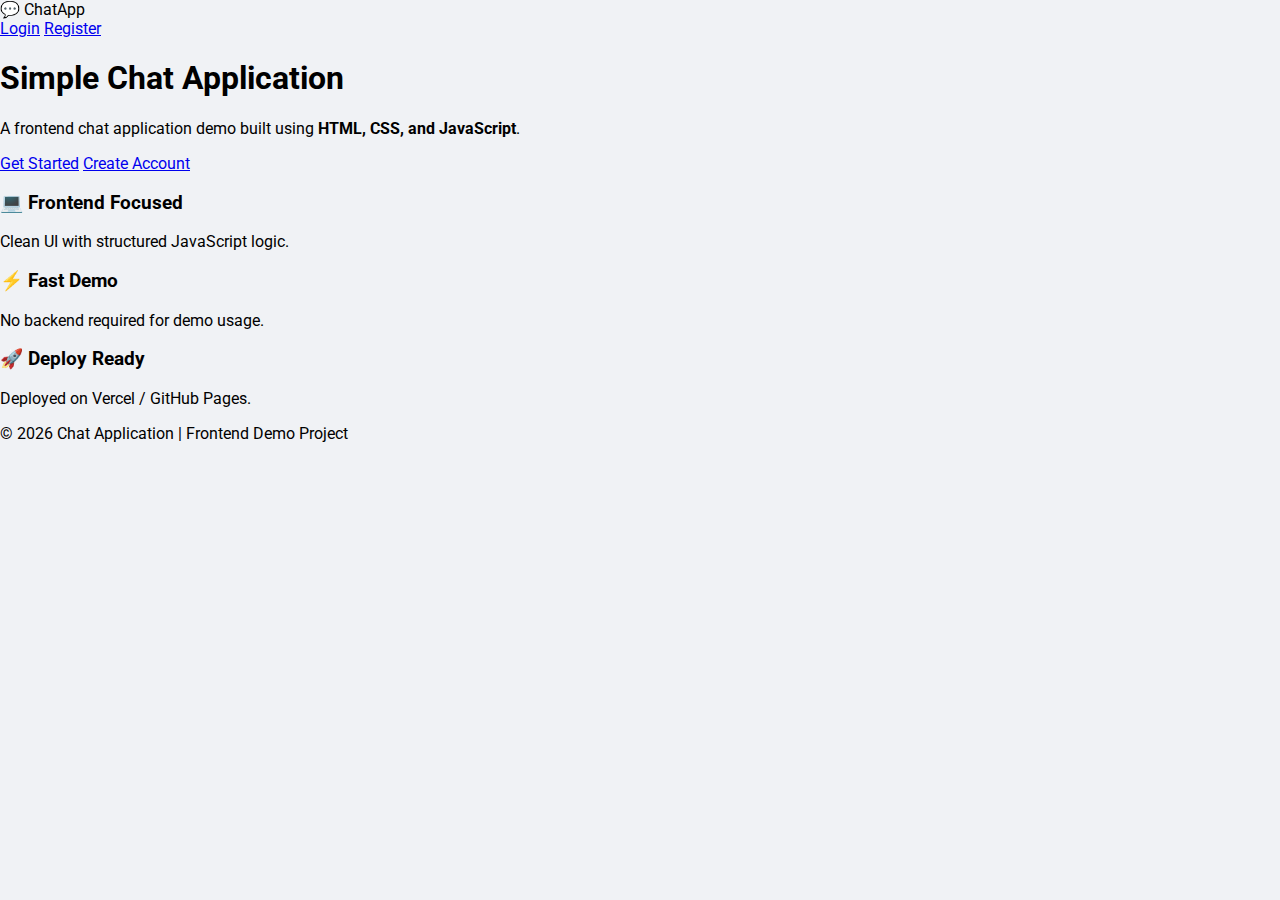
<file: index.html>
<!DOCTYPE html>
<html lang="en">
<head>
    <meta charset="UTF-8">
    <title>Chat Application</title>
    <meta name="viewport" content="width=device-width, initial-scale=1.0">

    <!-- Main styles -->
    <link rel="stylesheet" href="./css/chat.css">

    <!-- Google Font -->
    <link href="https://fonts.googleapis.com/css2?family=Roboto:wght@400;500;700&display=swap" rel="stylesheet">
</head>
<body>

<!-- NAVBAR -->
<nav class="navbar">
    <div class="nav-logo">💬 ChatApp</div>
    <div class="nav-links">
        <a href="./login.html">Login</a>
        <a href="./register.html" class="btn-primary">Register</a>
    </div>
</nav>

<!-- HERO SECTION -->
<section class="hero">
    <h1>Simple Chat Application</h1>
    <p>
        A frontend chat application demo built using
        <strong>HTML, CSS, and JavaScript</strong>.
    </p>

    <div class="hero-buttons">
        <a href="./login.html" class="btn-primary">Get Started</a>
        <a href="./register.html" class="btn-secondary">Create Account</a>
    </div>
</section>

<!-- FEATURES -->
<section class="features">
    <div class="feature-card">
        <h3>💻 Frontend Focused</h3>
        <p>Clean UI with structured JavaScript logic.</p>
    </div>

    <div class="feature-card">
        <h3>⚡ Fast Demo</h3>
        <p>No backend required for demo usage.</p>
    </div>

    <div class="feature-card">
        <h3>🚀 Deploy Ready</h3>
        <p>Deployed on Vercel / GitHub Pages.</p>
    </div>
</section>

<footer class="footer">
    <p>© 2026 Chat Application | Frontend Demo Project</p>
</footer>

</body>
</html>
</file>
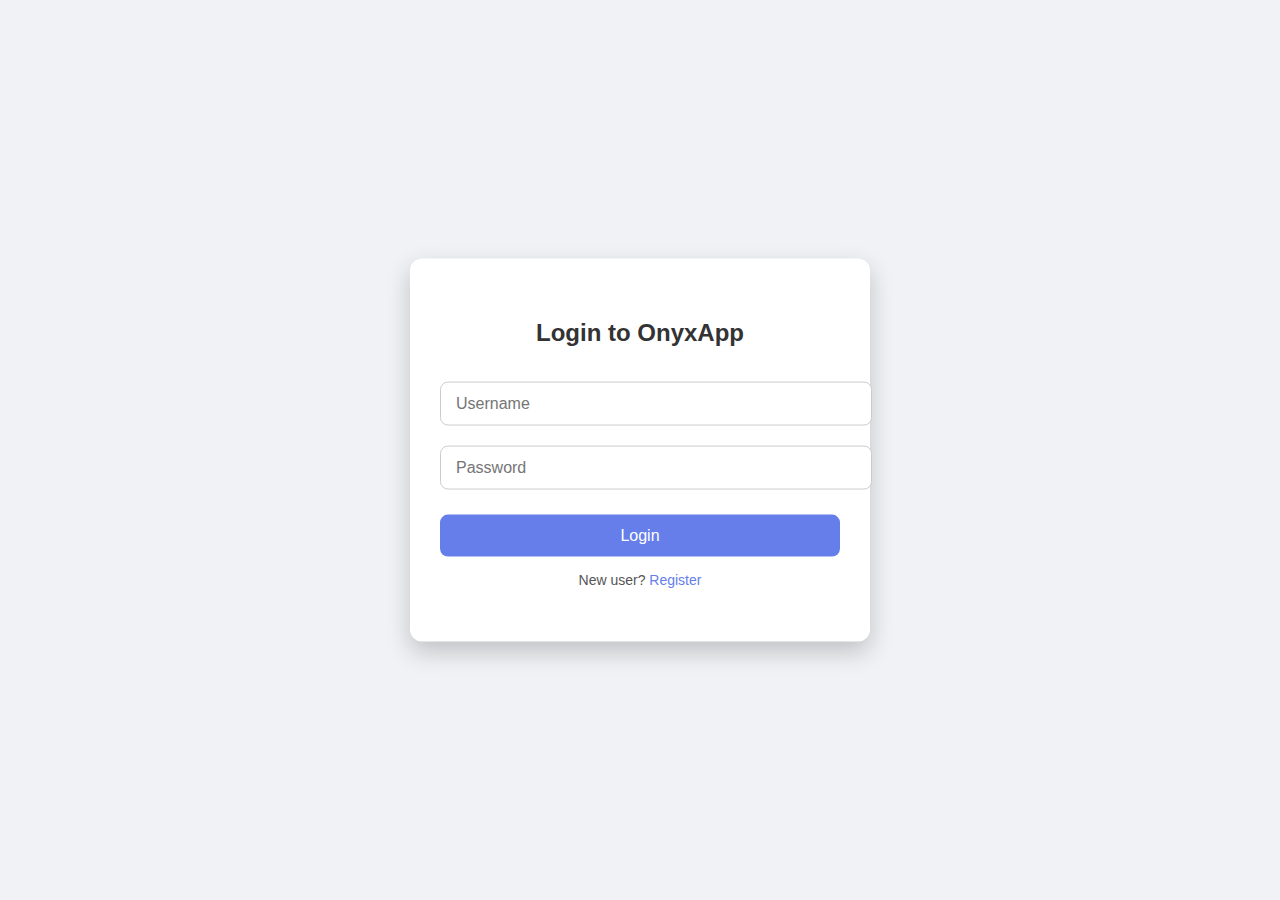
<file: login.html>
<!DOCTYPE html>
<html lang="en">
<head>
    <meta charset="UTF-8">
    <meta name="viewport" content="width=device-width, initial-scale=1.0">
    <title>Login - OnyxApp</title>
    <link rel="stylesheet" href="./css/chat.css">
</head>
<body>

<div class="login-container">
    <h2>Login to OnyxApp</h2>
    <input id="username" placeholder="Username">
    <input id="password" placeholder="Password" type="password">
    <button onclick="login()">Login</button>
    <p>
        New user? <a href="./register.html">Register</a>
    </p>
</div>

<script>
    function login() {
        const username = document.getElementById("username").value.trim();

        if (!username) {
            alert("Enter username");
            return;
        }

        localStorage.setItem("user", username);
        window.location.href = "./chat.html";
    }
</script>

</body>
</html>
</file>
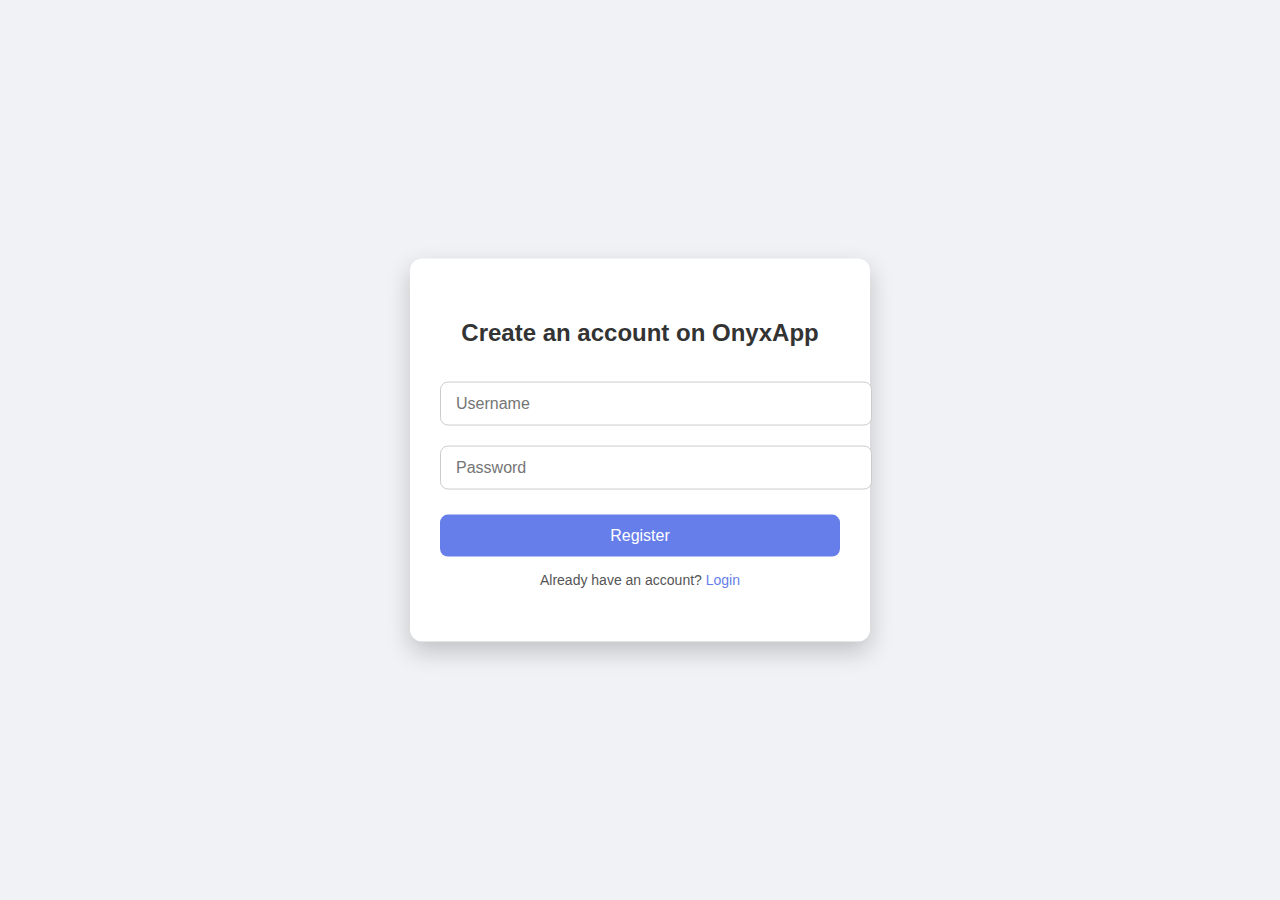
<file: register.html>
<!DOCTYPE html>
<html lang="en">
<head>
    <meta charset="UTF-8">
    <title>Register - OnyxApp</title>
    <link rel="stylesheet" href="./css/chat.css">
</head>
<body>

<div class="login-container">
    <h2>Create an account on OnyxApp</h2>

    <input id="username" placeholder="Username">
    <input id="password" placeholder="Password" type="password">
    <button onclick="register()">Register</button>

    <p>
        Already have an account?
        <a href="./login.html">Login</a>
    </p>
</div>

<script>
    function register() {
        const username = document.getElementById("username").value.trim();

        if (!username) {
            alert("Enter username");
            return;
        }

        alert("Registration successful");
        window.location.href = "./login.html";
    }
</script>

</body>
</html>
</file>
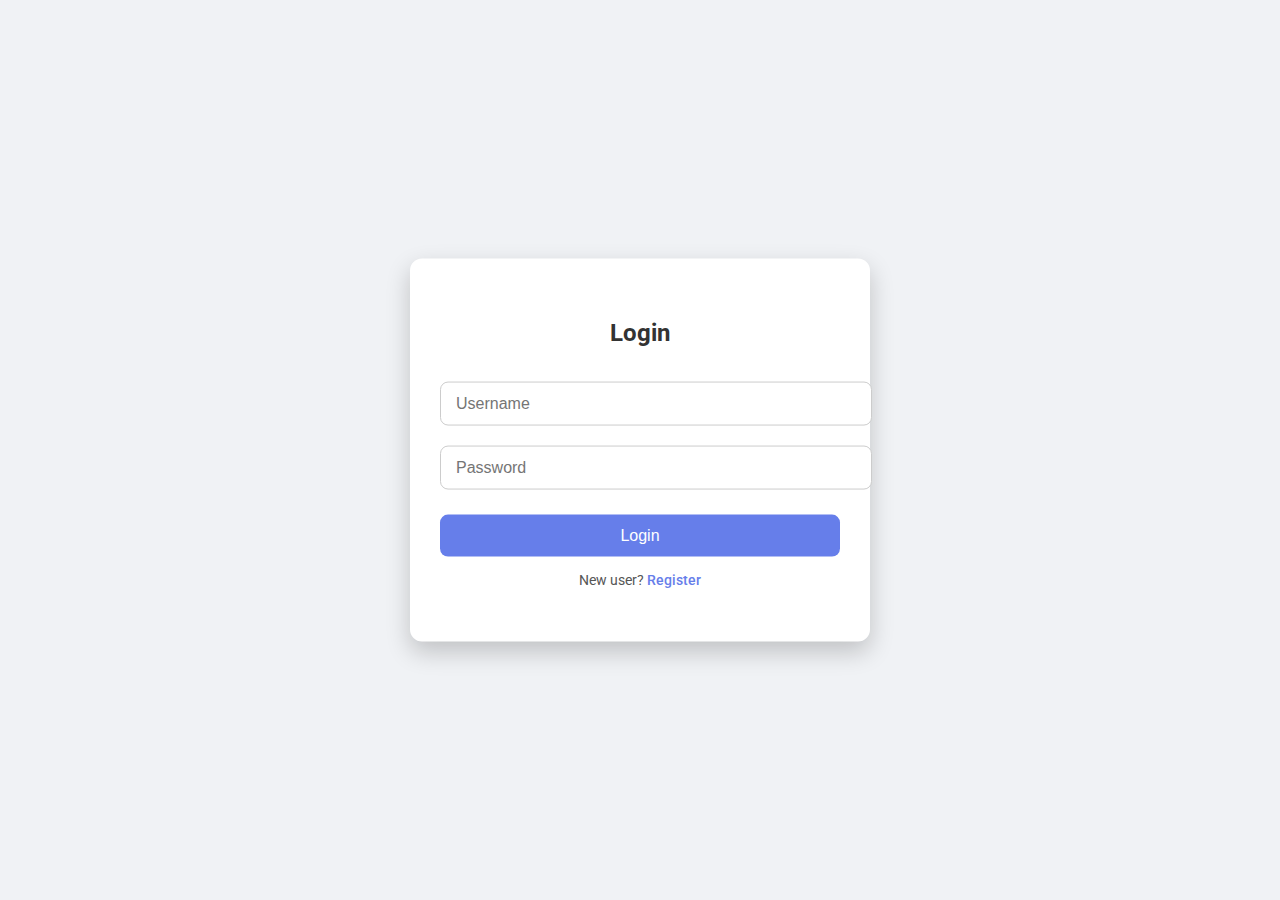
<file: src/main/resources/static/login.html>
<!DOCTYPE html>
<html lang="en">
<head>
    <meta charset="UTF-8">
    <meta name="viewport" content="width=device-width, initial-scale=1.0">
    <title>Login</title>
    <!-- Link to your chat.css -->
    <link rel="stylesheet" href="css/chat.css">
    <link href="https://fonts.googleapis.com/css2?family=Roboto:wght@400;500;700&display=swap" rel="stylesheet">
</head>
<body>

<div class="login-container">
    <h2>Login</h2>
    <input id="username" placeholder="Username">
    <input id="password" placeholder="Password" type="password">
    <button onclick="login()">Login</button>
    <p>
        New user? <a href="register.html">Register</a>
    </p>
</div>

<script>
    function login() {
        fetch("http://localhost:8080/auth/login", {
            method: "POST",
            headers: { "Content-Type": "application/json" },
            body: JSON.stringify({
                username: document.getElementById("username").value,
                password: document.getElementById("password").value
            })
        })
        .then(res => res.json())
        .then(data => {
            if (data.username) {
                localStorage.setItem("user", data.username);
                window.location.href = "chat.html";
            } else {
                alert("Invalid credentials");
            }
        })
        .catch(err => {
            console.error(err);
            alert("Error connecting to server");
        });
    }
</script>

</body>
</html>
</file>
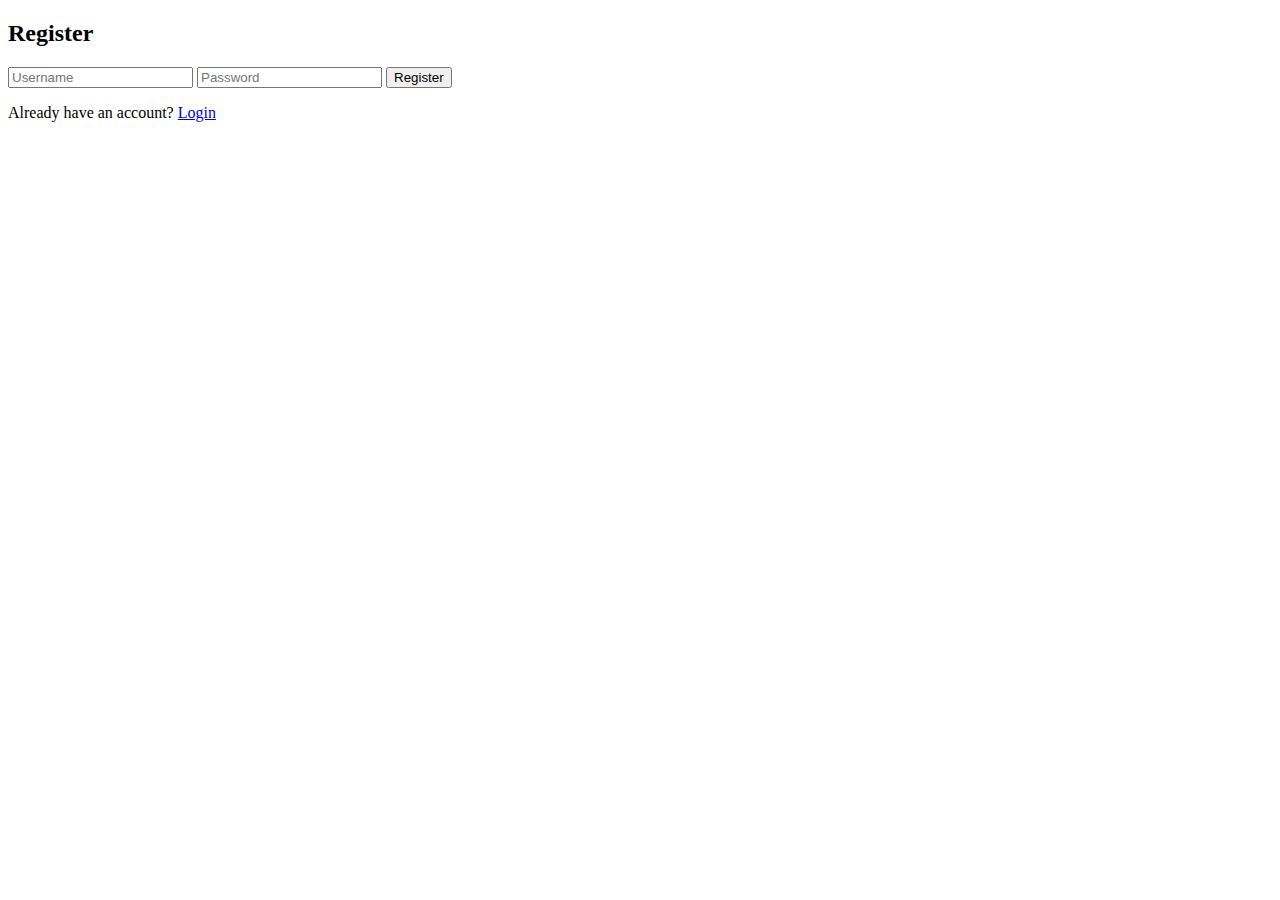
<file: src/main/resources/static/register.html>
<!DOCTYPE html>
<html>
<head>
    <title>Register</title>
</head>
<body>

<h2>Register</h2>

<input id="username" placeholder="Username">
<input id="password" placeholder="Password" type="password">
<button onclick="register()">Register</button>

<p>
    Already have an account?
    <a href="login.html">Login</a>
</p>

<script>
    function register() {
        fetch("http://localhost:8080/auth/register", {
            method: "POST",
            headers: { "Content-Type": "application/json" },
            body: JSON.stringify({
                username: document.getElementById("username").value,
                password: document.getElementById("password").value
            })
        })
        .then(res => res.json())
        .then(() => {
            alert("Registration successful");
            window.location.href = "login.html";
        });
    }
</script>

</body>
</html>
</file>
<file: css/chat.css>
/* === Global Styles === */
body {
    margin: 0;
    font-family: 'Roboto', Arial, sans-serif;
    background: #f0f2f5; /* default background */
}

/* === Login Page Styles === */
.login-container {
    background: #fff;
    padding: 40px 30px;
    border-radius: 12px;
    box-shadow: 0 10px 25px rgba(0,0,0,0.2);
    width: 100%;
    max-width: 400px;
    text-align: center;
    position: absolute;
    top: 50%;
    left: 50%;
    transform: translate(-50%, -50%);
}

.login-container h2 {
    margin-bottom: 25px;
    color: #333;
    font-weight: 700;
}

.login-container input {
    width: 100%;
    padding: 12px 15px;
    margin: 10px 0;
    border-radius: 8px;
    border: 1px solid #ccc;
    font-size: 16px;
    transition: all 0.3s ease;
}

.login-container input:focus {
    border-color: #667eea;
    box-shadow: 0 0 5px rgba(102, 126, 234, 0.5);
    outline: none;
}

.login-container button {
    width: 100%;
    padding: 12px;
    margin-top: 15px;
    background: #667eea;
    border: none;
    border-radius: 8px;
    color: white;
    font-size: 16px;
    font-weight: 500;
    cursor: pointer;
    transition: background 0.3s ease;
}

.login-container button:hover {
    background: #5a67d8;
}

.login-container p {
    margin-top: 15px;
    font-size: 14px;
    color: #555;
}

.login-container a {
    color: #667eea;
    text-decoration: none;
    font-weight: 500;
}

.login-container a:hover {
    text-decoration: underline;
}

/* === Chat Page Styles === */
.chat-container {
    display: flex;
    height: 100vh;
}

.user-list {
    width: 30%;
    background: #111b21;
    color: white;
}

.user-list h3 {
    padding: 15px;
    margin: 0;
    background: #202c33;
}

.user-list ul {
    list-style: none;
    padding: 0;
    margin: 0;
}

.user-list li {
    padding: 15px;
    cursor: pointer;
    border-bottom: 1px solid #2a3942;
}

.user-list li:hover {
    background: #2a3942;
}

.chat-area {
    width: 70%;
    display: flex;
    flex-direction: column;
    background: #efeae2;
}

.chat-header {
    padding: 15px;
    background: #202c33;
    color: white;
}

.messages {
    flex: 1;
    padding: 15px;
    overflow-y: auto;
}

.message {
    margin-bottom: 10px;
}

.sent {
    text-align: right;
    color: green;
}

.received {
    text-align: left;
    color: blue;
}

.chat-input {
    display: flex;
    padding: 10px;
    background: #202c33;
}

.chat-input input {
    flex: 1;
    padding: 10px;
    border-radius: 5px;
    border: none;
}

.chat-input button {
    padding: 10px 15px;
    margin-left: 5px;
    border: none;
    border-radius: 5px;
    background: #667eea;
    color: white;
    cursor: pointer;
    transition: background 0.3s ease;
}

.chat-input button:hover {
    background: #5a67d8;
}
</file>
<file: src/main/resources/static/css/chat.css>
/* === Global Styles === */
body {
    margin: 0;
    font-family: 'Roboto', Arial, sans-serif;
    background: #f0f2f5; /* default background */
}

/* === Login Page Styles === */
.login-container {
    background: #fff;
    padding: 40px 30px;
    border-radius: 12px;
    box-shadow: 0 10px 25px rgba(0,0,0,0.2);
    width: 100%;
    max-width: 400px;
    text-align: center;
    position: absolute;
    top: 50%;
    left: 50%;
    transform: translate(-50%, -50%);
}

.login-container h2 {
    margin-bottom: 25px;
    color: #333;
    font-weight: 700;
}

.login-container input {
    width: 100%;
    padding: 12px 15px;
    margin: 10px 0;
    border-radius: 8px;
    border: 1px solid #ccc;
    font-size: 16px;
    transition: all 0.3s ease;
}

.login-container input:focus {
    border-color: #667eea;
    box-shadow: 0 0 5px rgba(102, 126, 234, 0.5);
    outline: none;
}

.login-container button {
    width: 100%;
    padding: 12px;
    margin-top: 15px;
    background: #667eea;
    border: none;
    border-radius: 8px;
    color: white;
    font-size: 16px;
    font-weight: 500;
    cursor: pointer;
    transition: background 0.3s ease;
}

.login-container button:hover {
    background: #5a67d8;
}

.login-container p {
    margin-top: 15px;
    font-size: 14px;
    color: #555;
}

.login-container a {
    color: #667eea;
    text-decoration: none;
    font-weight: 500;
}

.login-container a:hover {
    text-decoration: underline;
}

/* === Chat Page Styles === */
.chat-container {
    display: flex;
    height: 100vh;
}

.user-list {
    width: 30%;
    background: #111b21;
    color: white;
}

.user-list h3 {
    padding: 15px;
    margin: 0;
    background: #202c33;
}

.user-list ul {
    list-style: none;
    padding: 0;
    margin: 0;
}

.user-list li {
    padding: 15px;
    cursor: pointer;
    border-bottom: 1px solid #2a3942;
}

.user-list li:hover {
    background: #2a3942;
}

.chat-area {
    width: 70%;
    display: flex;
    flex-direction: column;
    background: #efeae2;
}

.chat-header {
    padding: 15px;
    background: #202c33;
    color: white;
}

.messages {
    flex: 1;
    padding: 15px;
    overflow-y: auto;
}

.message {
    margin-bottom: 10px;
}

.sent {
    text-align: right;
    color: green;
}

.received {
    text-align: left;
    color: blue;
}

.chat-input {
    display: flex;
    padding: 10px;
    background: #202c33;
}

.chat-input input {
    flex: 1;
    padding: 10px;
    border-radius: 5px;
    border: none;
}

.chat-input button {
    padding: 10px 15px;
    margin-left: 5px;
    border: none;
    border-radius: 5px;
    background: #667eea;
    color: white;
    cursor: pointer;
    transition: background 0.3s ease;
}

.chat-input button:hover {
    background: #5a67d8;
}
</file>
